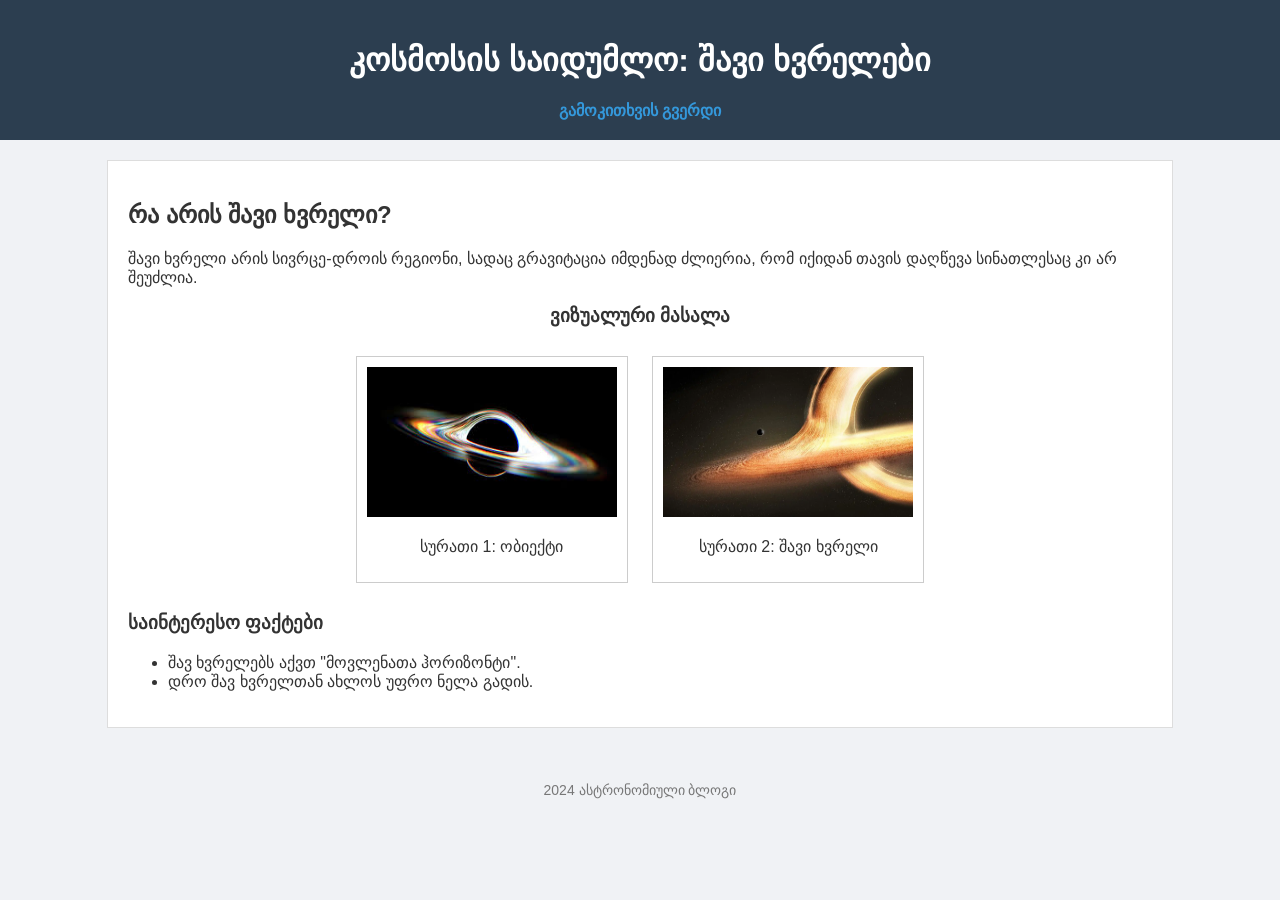
<file: Chapter02_HTML_CSS/Projects/Luka Khurtsidze/index.html>
<!DOCTYPE html>
<html lang="ka">
<head>
    <meta charset="UTF-8">
    <meta name="viewport" content="width=device-width, initial-scale=1.0">
    <title>შავი ხვრელები</title>
    <link rel="stylesheet" href="style.css">
</head>
<body>

    <header>
        <h1>კოსმოსის საიდუმლო: შავი ხვრელები</h1>
        <nav>
            <a href="form.html">გამოკითხვის გვერდი</a>
        </nav>
    </header>

    <main>
        <section>
            <h2>რა არის შავი ხვრელი?</h2>
            <p>შავი ხვრელი არის სივრცე-დროის რეგიონი, სადაც გრავიტაცია იმდენად ძლიერია,
                რომ იქიდან თავის დაღწევა სინათლესაც კი არ შეუძლია.</p>
        </section>

        <section class="gallery">
            <h3>ვიზუალური მასალა</h3>
            <div class="image-container">
                <a href="" target="_blank">
                    <img src="images.jpg" alt="[კოსმოსური ობიექტი 1]" >
                </a>
                <p>სურათი 1: ობიექტი</p>
            </div>

            <div class="image-container">
                <a href="blackhole.jpg" target="_blank">
                    <img src="blackhole.jpg" alt="[შავი ხვრელის ვიზუალიზაცია]" onerror="this.src='https://via.placeholder.com/300x200?text=Black+Hole+2'">
                </a>
                <p>სურათი 2: შავი ხვრელი</p>
            </div>


        </section>

        <article>
            <h3>საინტერესო ფაქტები</h3>
            <ul>
                <li>შავ ხვრელებს აქვთ "მოვლენათა ჰორიზონტი".</li>
                <li>დრო შავ ხვრელთან ახლოს უფრო ნელა გადის.</li>
            </ul>
        </article>
    </main>

    <footer>
        <p> 2024 ასტრონომიული ბლოგი</p>
    </footer>

</body>
</html>
</file>
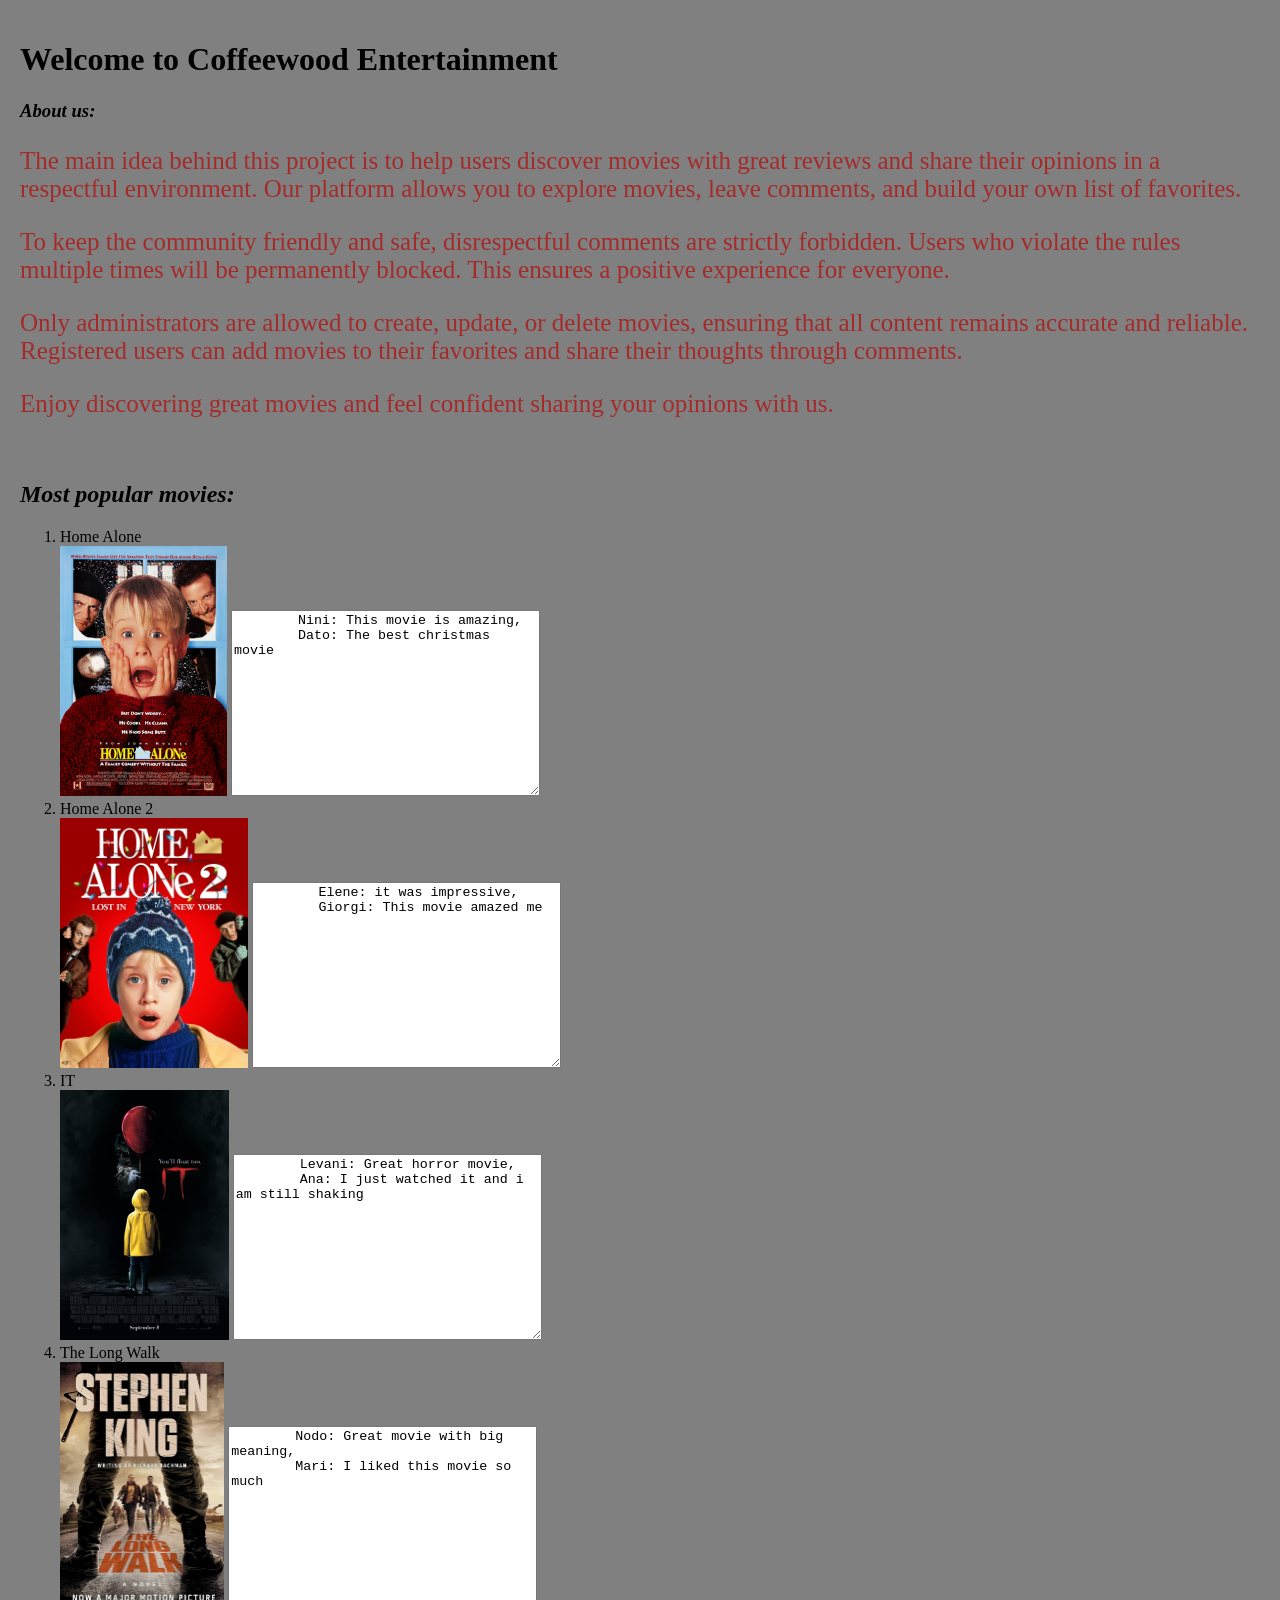
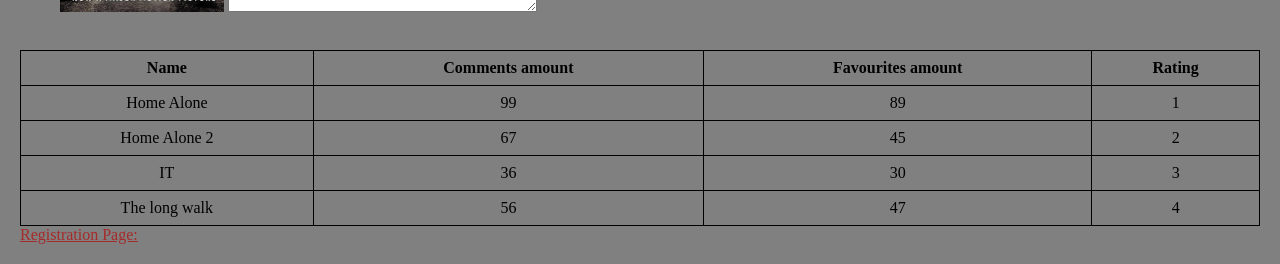
<file: Chapter02_HTML_CSS/Projects/Luka Natsvlishvili/index.html>
<!DOCTYPE html>
<html lang="en">
<head>
    <meta charset="UTF-8">
    <title>Coffeewood Entertainment</title>
    <link rel="stylesheet" href="style.css">
</head>
<body>
<h1>Welcome to Coffeewood Entertainment</h1>
<h3><b><i>About us: </i></b></h3>
<p>
The main idea behind this project is to help users discover movies with great reviews and share their opinions in a respectful environment.
Our platform allows you to explore movies, leave comments, and build your own list of favorites.
</p>

<p>
To keep the community friendly and safe, disrespectful comments are strictly forbidden.
Users who violate the rules multiple times will be permanently blocked.
This ensures a positive experience for everyone.
</p>

<p>
Only administrators are allowed to create, update, or delete movies, ensuring that all content remains accurate and reliable.
Registered users can add movies to their favorites and share their thoughts through comments.
</p>

<p>
Enjoy discovering great movies and feel confident sharing your opinions with us.
</p><br>

<h2><b><i>Most popular movies: </i></b></h2>
<ol>
    <li>Home Alone</li>
    <img src="img/Home_alone_poster.jpg" height="250px">
    <textarea cols="36" rows="12">
        Nini: This movie is amazing,
        Dato: The best christmas movie
    </textarea><br/>
    <li>Home Alone 2</li>
    <img src="img/6992b8cdd8f308c08d1661496bd796101bd2306dd6f5751118505576a6effb63.jpg" height="250px">
    <textarea cols="36" rows="12">
        Elene: it was impressive,
        Giorgi: This movie amazed me
    </textarea><br/>
    <li>IT</li>
    <img src="img/It_(2017)_poster.jpg" height="250px">
    <textarea cols="36" rows="12">
        Levani: Great horror movie,
        Ana: I just watched it and i am still shaking
    </textarea><br/>
    <li>The Long Walk</li>
    <img src="img/81-Rvc0d0RL._UF1000,1000_QL80_.jpg" height="250px">
    <textarea cols="36" rows="12">
        Nodo: Great movie with big meaning,
        Mari: I liked this movie so much
    </textarea><br/>
</ol><br/>


<table>
    <tr>
        <th>Name</th>
        <th>Comments amount</th>
        <th>Favourites amount</th>
        <th>Rating</th>
    </tr>
    <tr>
        <td>Home Alone</td>
        <td>99</td>
        <td>89</td>
        <td>1</td>
    </tr>
    <tr>
        <td>Home Alone 2</td>
        <td>67</td>
        <td>45</td>
        <td>2</td>
    </tr>
    <tr>
        <td>IT</td>
        <td>36</td>
        <td>30</td>
        <td>3</td>
    </tr>
    <tr>
        <td>The long walk</td>
        <td>56</td>
        <td>47</td>
        <td>4</td>
    </tr>
</table>

<a class="redirect" href="register.html" target="_blank">Registration Page: </a><br/>

</body>
</html>
</file>
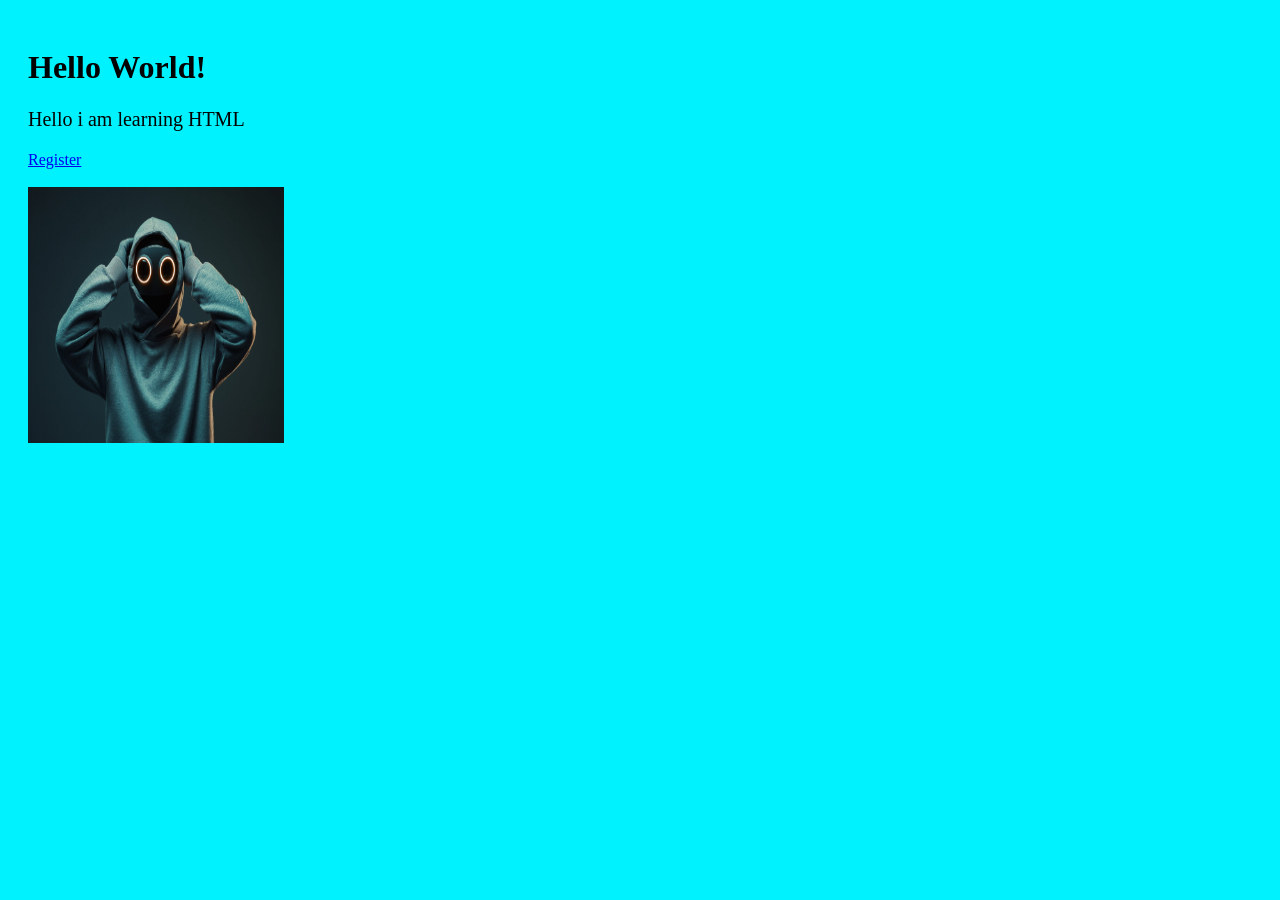
<file: Chapter02_HTML_CSS/Projects/Vasif_Mamedov/index.html>
<!DOCTYPE html>
<html lang="en">
<head>
    <meta charset="UTF-8">
    <title>
        My Project
    </title>
    <link rel="stylesheet" href="styles.css"/>
</head>
<body>
    <h1>
        Hello World!

    </h1>
    <p>
        Hello i am learning HTML
    </p>
    <a href="register.html"
       title="gadadi registraciaze"
    >Register</a>
    <br>
    <br>
    <img
            src="img/photo.jpg" width="256" height="256"
        >

</body>
</html>
</file>
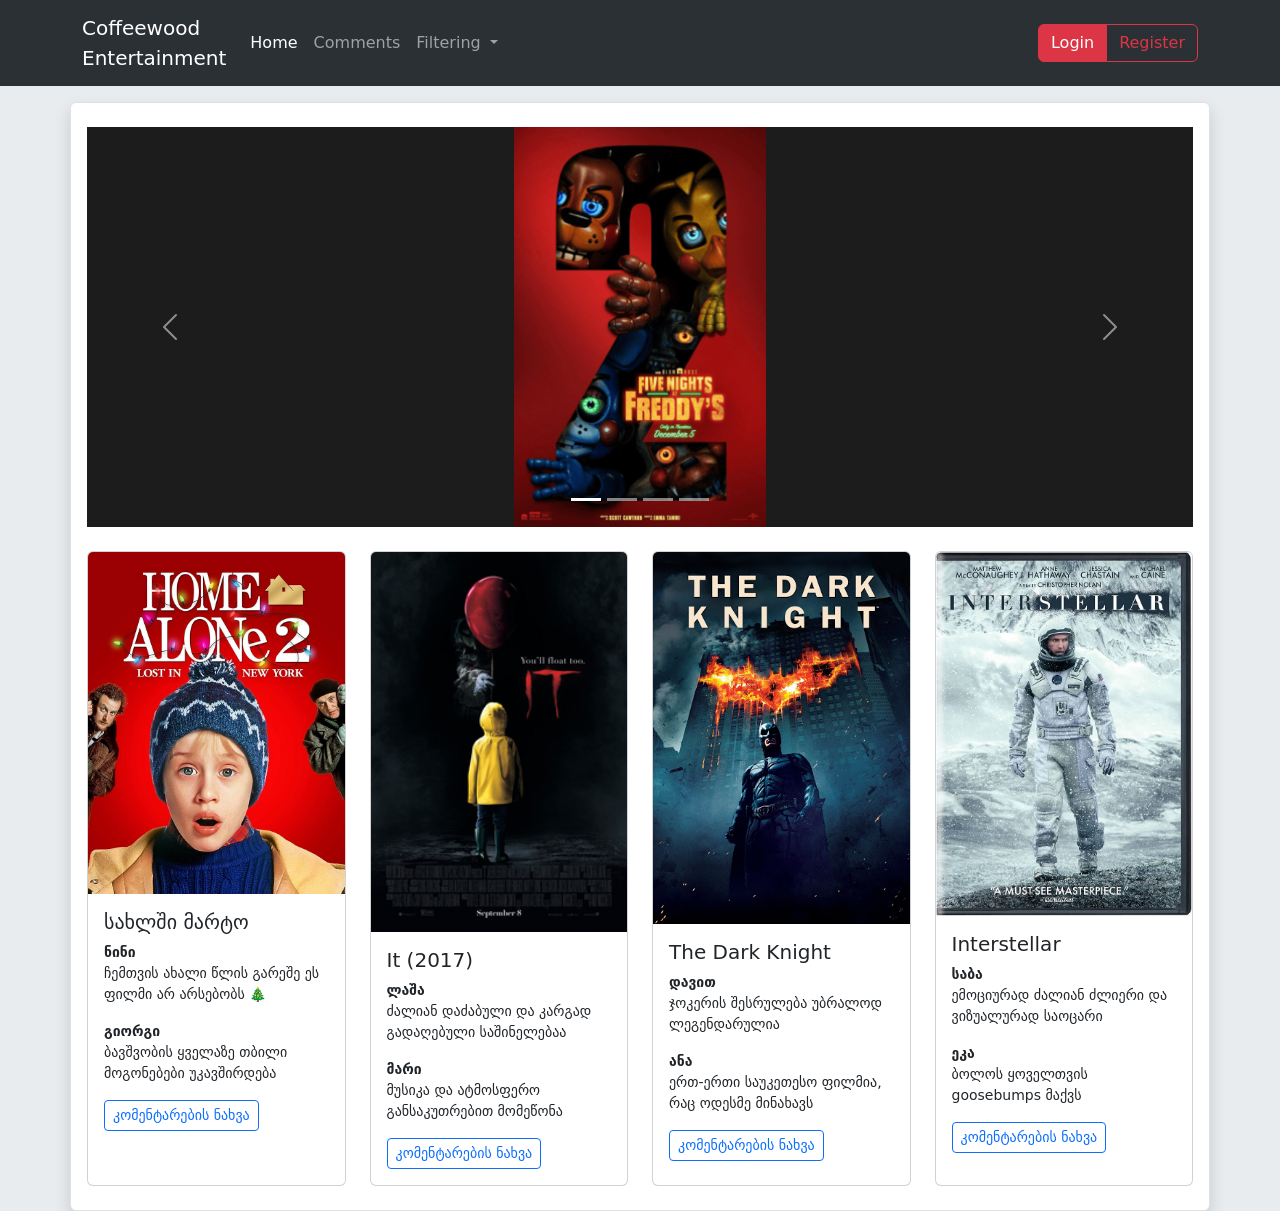
<file: Chapter03_Bootstrap/Projects/Luka Natsvlishvili/index.html>
<!DOCTYPE html>
<html lang="en">
<head>
    <meta charset="UTF-8">
    <title>Coffeewood Entertainment</title>

    <link href="https://cdn.jsdelivr.net/npm/bootstrap@5.3.8/dist/css/bootstrap.min.css" rel="stylesheet"
          integrity="sha384-sRIl4kxILFvY47J16cr9ZwB07vP4J8+LH7qKQnuqkuIAvNWLzeN8tE5YBujZqJLB"
          crossorigin="anonymous">

    <style>
        html, body {
            height: 100%;
        }
       .carousel-item {
         height: 400px;
         background-color: #1c1c1c;
        }

      .carousel-item img {
        height: 100%;
        width: 100%;
        object-fit: contain;
      }

    </style>
</head>

<body class="bg-body-secondary">

<nav class="navbar navbar-expand-lg bg-body-tertiary mb-3" data-bs-theme="dark">
    <div class="container-md">
        <a class="navbar-brand" href="#">Coffeewood<br>Entertainment</a>

        <button class="navbar-toggler" type="button" data-bs-toggle="collapse"
                data-bs-target="#navbarSupportedContent">
            <span class="navbar-toggler-icon"></span>
        </button>

        <div class="collapse navbar-collapse" id="navbarSupportedContent">
            <ul class="navbar-nav me-auto">
                <li class="nav-item">
                    <a class="nav-link active" href="index.html">Home</a>
                </li>
                <li class="nav-item">
                    <a class="nav-link" href="#">Comments</a>
                </li>
                <li class="nav-item dropdown">
                    <a class="nav-link dropdown-toggle" href="#" role="button" data-bs-toggle="dropdown">
                        Filtering
                    </a>
                    <ul class="dropdown-menu">
                        <li><a class="dropdown-item" href="#">Most Popular</a></li>
                        <li><a class="dropdown-item" href="#">Most Discussed</a></li>
                    </ul>
                </li>
            </ul>

            <div class="btn-group">
                <a class="btn btn-danger" href="login.html">Login</a>
                <a class="btn btn-outline-danger" href="register.html">Register</a>
            </div>
        </div>
    </div>
</nav>

<div class="container-md bg-white px-3 py-4 shadow border rounded">

    <div id="carouselExampleIndicators" class="carousel slide mb-4" data-bs-ride="carousel">
        <div class="carousel-indicators">
            <button type="button" data-bs-target="#carouselExampleIndicators" data-bs-slide-to="0" class="active"></button>
            <button type="button" data-bs-target="#carouselExampleIndicators" data-bs-slide-to="1"></button>
            <button type="button" data-bs-target="#carouselExampleIndicators" data-bs-slide-to="2"></button>
            <button type="button" data-bs-target="#carouselExampleIndicators" data-bs-slide-to="3"></button>
        </div>

        <div class="carousel-inner">
            <div class="carousel-item active">
                <img src="img/Five_Nights_At_Freddy's_2_Movie_Poster.png" class="d-block w-100" alt="">
            </div>
            <div class="carousel-item">
                <img src="img/Dreamgirls.jpg" class="d-block w-100" alt="">
            </div>
            <div class="carousel-item">
                <img src="img/Avatar_Fire_and_Ash_poster.jpeg" class="d-block w-100" alt="">
            </div>
            <div class="carousel-item">
                <img src="img/onesheet.jpg" class="d-block w-100" alt="">
            </div>
        </div>

        <button class="carousel-control-prev" type="button" data-bs-target="#carouselExampleIndicators" data-bs-slide="prev">
            <span class="carousel-control-prev-icon"></span>
        </button>
        <button class="carousel-control-next" type="button" data-bs-target="#carouselExampleIndicators" data-bs-slide="next">
            <span class="carousel-control-next-icon"></span>
        </button>
    </div>

    <div class="row row-cols-1 row-cols-sm-2 row-cols-md-4 g-4">

        <div class="col">
            <div class="card h-100">
                <img src="img/91tXzecvy-L._AC_UF1000,1000_QL80_.jpg" class="card-img-top" alt="">
                <div class="card-body">
                    <h5 class="card-title">სახლში მარტო</h5>

                    <p class="card-text small">
                        <strong>ნინი</strong><br>
                        ჩემთვის ახალი წლის გარეშე ეს ფილმი არ არსებობს 🎄
                    </p>

                    <p class="card-text small">
                        <strong>გიორგი</strong><br>
                        ბავშვობის ყველაზე თბილი მოგონებები უკავშირდება
                    </p>

                    <a href="#" class="btn btn-outline-primary btn-sm">
                        კომენტარების ნახვა
                    </a>
                </div>
            </div>
        </div>

        <div class="col">
            <div class="card h-100">
                <img src="img/It_(2017)_poster.jpg" class="card-img-top" alt="">
                <div class="card-body">
                    <h5 class="card-title">It (2017)</h5>

                    <p class="card-text small">
                        <strong>ლაშა</strong><br>
                        ძალიან დაძაბული და კარგად გადაღებული საშინელებაა
                    </p>

                    <p class="card-text small">
                        <strong>მარი</strong><br>
                        მუსიკა და ატმოსფერო განსაკუთრებით მომეწონა
                    </p>

                    <a href="#" class="btn btn-outline-primary btn-sm">
                        კომენტარების ნახვა
                    </a>
                </div>
            </div>
        </div>

        <div class="col">
            <div class="card h-100">
                <img src="img/unnamed.jpg" class="card-img-top" alt="">
                <div class="card-body">
                    <h5 class="card-title">The Dark Knight</h5>

                    <p class="card-text small">
                        <strong>დავით</strong><br>
                        ჯოკერის შესრულება უბრალოდ ლეგენდარულია
                    </p>

                    <p class="card-text small">
                        <strong>ანა</strong><br>
                        ერთ-ერთი საუკეთესო ფილმია, რაც ოდესმე მინახავს
                    </p>

                    <a href="#" class="btn btn-outline-primary btn-sm">
                        კომენტარების ნახვა
                    </a>
                </div>
            </div>
        </div>

        <div class="col">
            <div class="card h-100">
                <img src="img/91JnoM0khKL._AC_UF1000,1000_QL80_.jpg" class="card-img-top" alt="">
                <div class="card-body">
                    <h5 class="card-title">Interstellar</h5>

                    <p class="card-text small">
                        <strong>საბა</strong><br>
                        ემოციურად ძალიან ძლიერი და ვიზუალურად საოცარი
                    </p>

                    <p class="card-text small">
                        <strong>ეკა</strong><br>
                        ბოლოს ყოველთვის goosebumps მაქვს
                    </p>

                    <a href="#" class="btn btn-outline-primary btn-sm">
                        კომენტარების ნახვა
                    </a>
                </div>
            </div>
        </div>

    </div>
</div>

<script src="https://cdn.jsdelivr.net/npm/bootstrap@5.3.8/dist/js/bootstrap.bundle.min.js"
        integrity="sha384-FKyoEForCGlyvwx9Hj09JcYn3nv7wiPVlz7YYwJrWVcXK/BmnVDxM+D2scQbITxI"
        crossorigin="anonymous"></script>

</body>
</html>
</file>
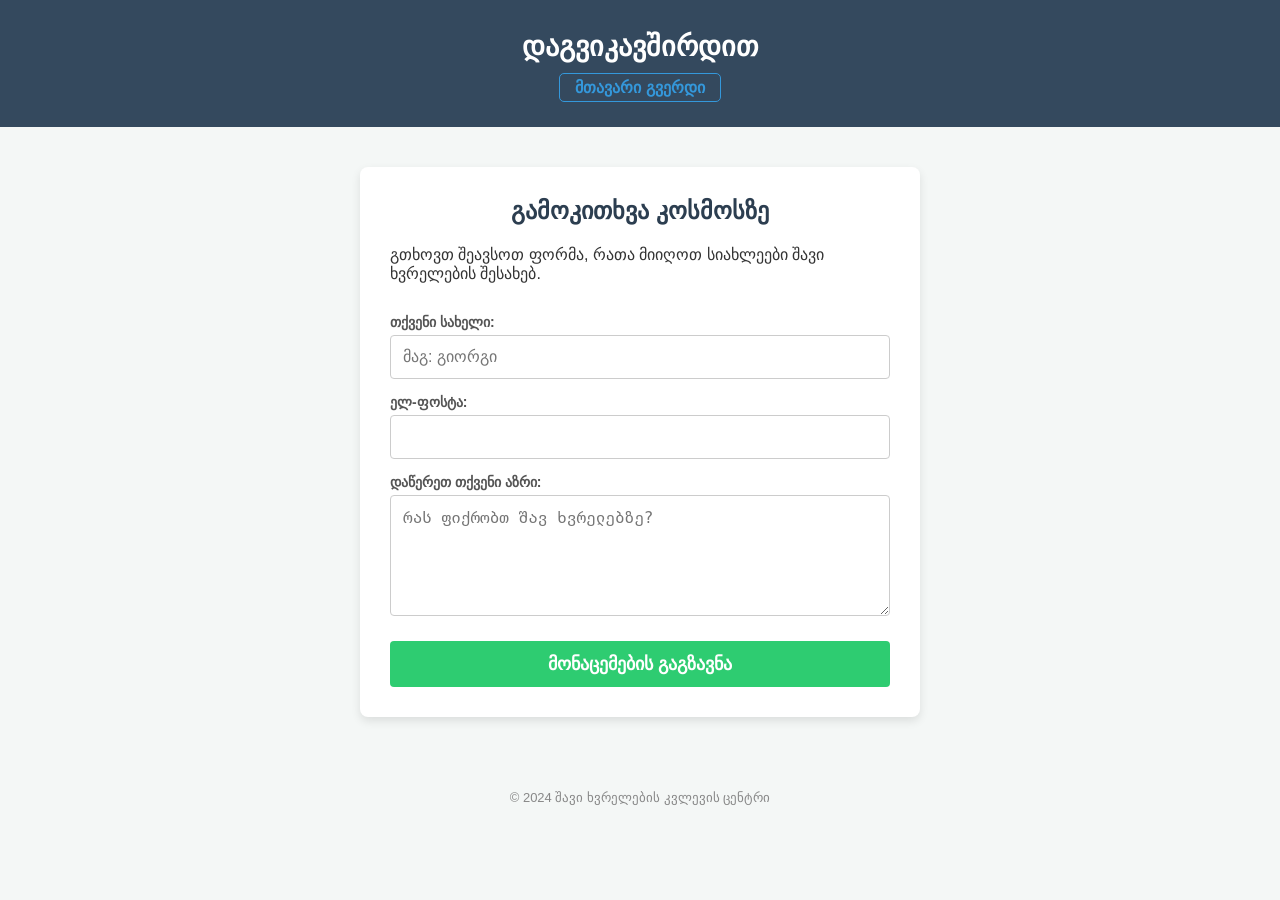
<file: Chapter02_HTML_CSS/Projects/Luka Khurtsidze/form.html>
<!DOCTYPE html>
<html lang="ka">
<head>
    <meta charset="UTF-8">
    <meta name="viewport" content="width=device-width, initial-scale=1.0">
    <title>კონტაქტი - შავი ხვრელები</title>
    <link rel="stylesheet" href="forms.css">
</head>
<body>

    <header>
        <h1>დაგვიკავშირდით</h1>
        <nav>
            <a href="index.html">მთავარი გვერდი</a>
        </nav>
    </header>

    <main>
        <h2>გამოკითხვა კოსმოსზე</h2>
        <p>გთხოვთ შეავსოთ ფორმა, რათა მიიღოთ სიახლეები შავი ხვრელების შესახებ.</p>

        <form action="#">
            <label for="username">თქვენი სახელი:</label>
            <input type="text" id="username" name="username" placeholder="მაგ: გიორგი">

            <label for="useremail">ელ-ფოსტა:</label>
            <input type="email" id="useremail" name="useremail" required>

            <label for="msg">დაწერეთ თქვენი აზრი:</label>
            <textarea id="msg" name="msg" rows="5" placeholder="რას ფიქრობთ შავ ხვრელებზე?"></textarea>

            <button type="submit">მონაცემების გაგზავნა</button>
        </form>
    </main>

    <footer>
        <p>&copy; 2024 შავი ხვრელების კვლევის ცენტრი</p>
    </footer>

</body>
</html>
</file>
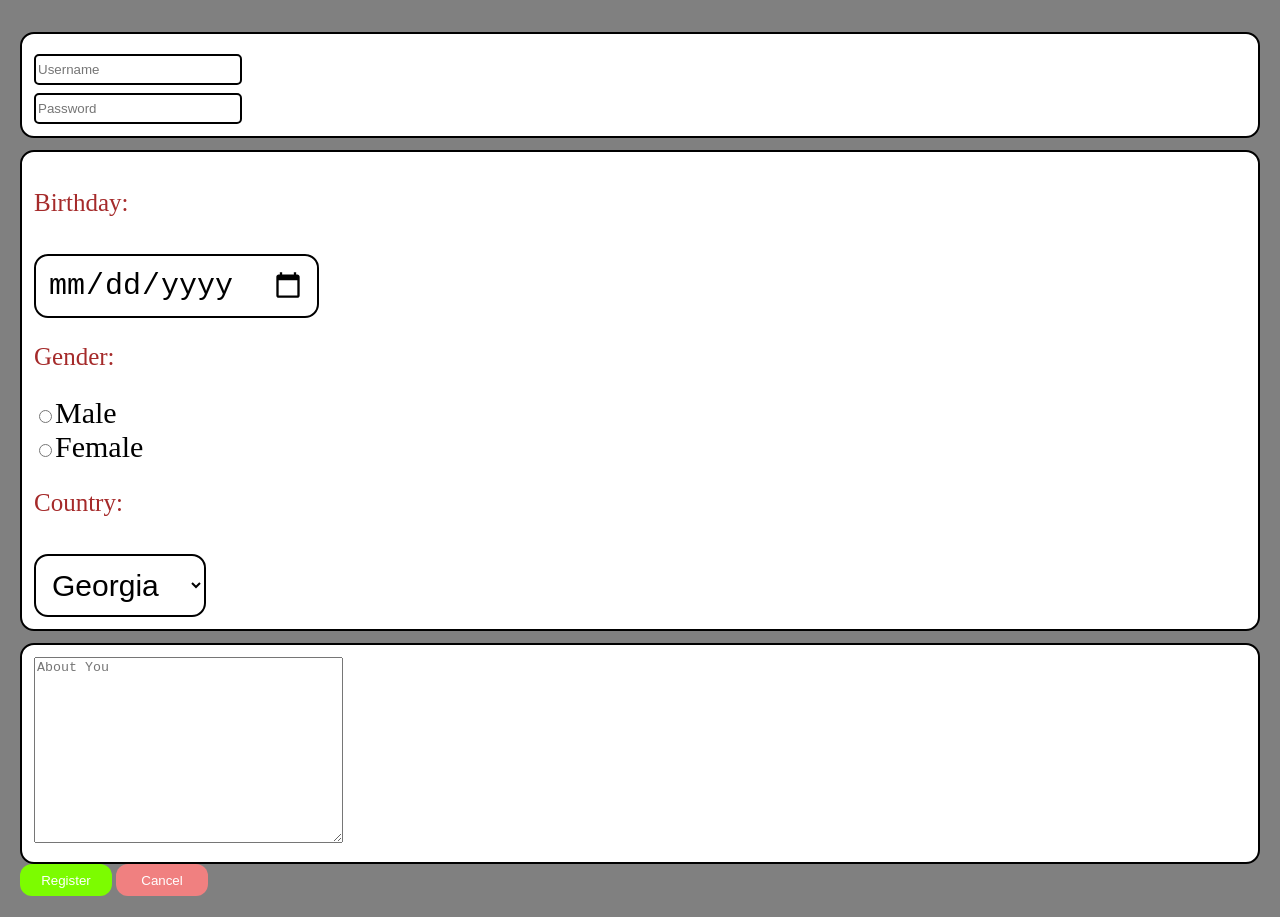
<file: Chapter02_HTML_CSS/Projects/Luka Natsvlishvili/register.html>
<!DOCTYPE html>
<html lang="en">
<head>
    <meta charset="UTF-8">
    <title>Registration Form</title>
    <link rel="stylesheet" href="style.css">
</head>
<body>

<form>
    <div class="form-group">
        <input class="form-input" type="text" placeholder="Username"/><br/>
        <input class="form-input" type="password" placeholder="Password"/>
    </div>

    <div class="form-group">
        <p>Birthday: </p>
        <input class="form-group" type="date"/>

        <p>Gender: </p>
        <input type="radio" name="gender"/>Male<br/>
        <input type="radio" name="gender"/>Female<br/>

        <p>Country: </p>
        <select class="form-group">
            <option>Georgia</option>
            <option>US</option>
            <option>Germany</option>
        </select><br/>
    </div>

    <div class="form-group">
        <textarea placeholder="About You" cols="36" rows="12"></textarea><br/>
    </div>
    <button class="button-success button">Register</button>
    <button class="button-danger button">Cancel</button>
</form>

</body>
</html>
</file>
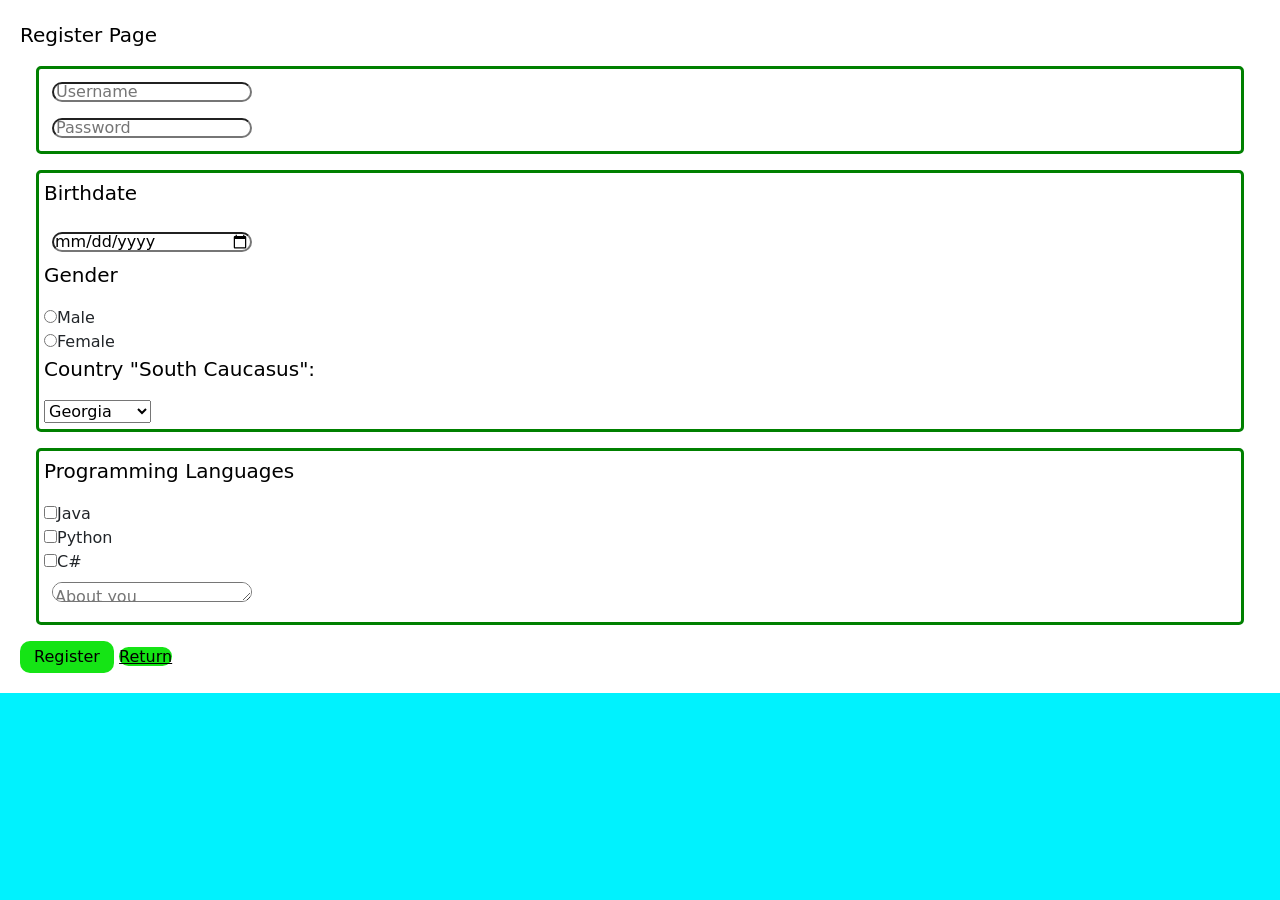
<file: Chapter02_HTML_CSS/Projects/Vasif_Mamedov/register.html>
<!DOCTYPE html>
<html lang="en">
<head>
    <meta charset="UTF-8">
    <title>Register</title>
    <link rel="stylesheet" href="styles.css"/>
    <link href="https://cdn.jsdelivr.net/npm/bootstrap@5.3.8/dist/css/bootstrap.min.css" rel="stylesheet" integrity="sha384-sRIl4kxILFvY47J16cr9ZwB07vP4J8+LH7qKQnuqkuIAvNWLzeN8tE5YBujZqJLB" crossorigin="anonymous">
</head>
<body>

<form>

    <p>Register Page</p>
    <div class="form-group">
    <input class="form-input" type="text" placeholder="Username"/><br>
    <input class="form-input" type="password" placeholder="Password"/><br>
    </div>
    <div class="form-group">
    <p>Birthdate</p>
    <input class="form-input" type="date"/>

    <p>Gender</p>
    <input type="radio" name="gender"/>Male<br>
    <input type="radio" name="gender"/>Female<br>
    <p>Country "South Caucasus":</p>
    <select>
        <option>Georgia</option>
        <option>Azerbaijan</option>
        <option>Armenia</option>
    </select><br>
    </div>
    <div class="form-group">
    <p> Programming Languages</p>
    <input type="checkbox" name="programming"/>Java<br>
    <input type="checkbox" name="programming"/>Python<br>
    <input type="checkbox" name="programming"/>C#<br>



    <textarea class="form-input" placeholder="About you" cols="36" rows="12"></textarea>
    <br>

    </div>
    <button class="button-success button">Register</button>
    <a class="button-success button" href="index.html">Return</a>
</form>

</body>
</html>
</file>
<file: Chapter02_HTML_CSS/Projects/Luka Khurtsidze/style.css>
body {
    background-color: #f0f2f5;
    color: #333;
    font-family: Arial, sans-serif;
    margin: 0;
    padding: 0;
}


header {
    background-color: #2c3e50;
    color: white;
    text-align: center;
    padding: 20px;
}


nav {
    margin-top: 10px;
}

nav a {
    color: #3498db;
    text-decoration: none;
    margin: 0 15px;
    font-weight: bold;
}

nav a:hover {
    color: #2980b9;
    text-decoration: underline;
}

main {
    width: 80%;           /* გვერდის სიგანის 80% */
    margin: 20px auto;    /* ცენტრში გასასწორებლად */
    background-color: white;
    padding: 20px;
    border: 1px solid #ddd;
}


.gallery {
    text-align: center;
}

.image-container {
    display: inline-block;
    margin: 10px;
    border: 1px solid #ccc;
    padding: 10px;
}

.image-container img {
    width: 250px;
    height: 150px;
}


form {
    width: 300px;
    margin: 0 auto;
}

label {
    display: block;
    margin-top: 10px;
}

input, textarea {
    width: 100%;
    padding: 8px;
    margin-top: 5px;
    border: 1px solid #ccc;
}

button {
    background-color: #27ae60; /* მწვანე ღილაკი */
    color: white;
    border: none;
    padding: 10px;
    width: 100%;
    margin-top: 15px;
    cursor: pointer;
}

button:hover {
    background-color: #219150;
}


footer {
    text-align: center;
    padding: 20px;
    font-size: 14px;
    color: #777;
}
</file>
<file: Chapter02_HTML_CSS/Projects/Luka Natsvlishvili/style.css>
html {
    background-color: gray;
}

.form-group {
    border: 2px black solid;
    padding: 12px;
    border-radius: 14px;
    background-color: white;
    font-size: 30px;
    margin-top: 12px;
}

.form-input {
    width: 200px;
    height: 25px;
    margin-top: 8px;
    border-radius: 5px;
    border: 2px solid black;
    transition: all 250ms;
}

.form-input:focus {
    border: 3px solid blue;
}

body {
    padding: 12px;
}

p {
    color: brown;
    font-size: 25px;
}

.button {
    color: white;
    border-radius: 12px;
    border: none;
    width: 92px;
    height: 32px;
    cursor: pointer;
    transition: all 250ms;
}

.button-success {
    background-color: #7CFC00;
}

.button-success:hover {
    background-color: #3CB371;
    width: 100px;
    height: 36px;
}

.button-danger {
    background-color: #F08080;
}

.button-danger:hover {
    background-color: #FF0000;
    width: 100px;
    height: 36px;
}

table {
    border-collapse: collapse;
    width: 100%;
}

table, th, td {
    border: 1px solid black;
}

th, td {
    padding: 8px;
    text-align: center;
}

.redirect {
    color: brown;
}
</file>
<file: Chapter02_HTML_CSS/Projects/Vasif_Mamedov/styles.css>
html{
    background-color: #00f2fe;
}
body{
    padding: 20px;
}
p {
    color: #000000;
    font-size: 20px;
}
.button-success {
    background-color: #15e415;
}
.button-danger{
    background-color: red;
}
.form-group{
    border: 3px green solid;
    padding: 5px;
    border-radius: 5px;
    background-color: white;
    margin: 16px;
}
.form-input{
    border-radius: 10px;
    height: 20px;
    width: 200px;
    margin: 8px;
}
.form-input:focus{
    border-color: greenyellow;
    transition: all 120ms;
}
.button{
    color: black;
    border: none;
    border-radius: 10px;
    width: 94px;
    height: 32px;
    cursor: pointer;
    transition: all 0.2s;
}
.button-success:hover{
    background: #007a00;
    padding: 10px;
    width: 100px;
}
</file>
<file: Chapter02_HTML_CSS/Projects/Luka Khurtsidze/forms.css>
/* ფორმის გვერდის ძირითადი ფონი */
body {
    background-color: #f4f7f6;
    color: #333;
    font-family: 'Segoe UI', Tahoma, Geneva, Verdana, sans-serif;
    margin: 0;
    padding: 0;
}

/* სათაურის ბლოკი */
header {
    background-color: #34495e;
    color: white;
    text-align: center;
    padding: 30px 20px;
}

header h1 {
    margin: 0;
    font-size: 28px;
}

/* ნავიგაცია */
nav {
    margin-top: 15px;
}

nav a {
    color: #3498db;
    text-decoration: none;
    font-weight: bold;
    border: 1px solid #3498db;
    padding: 5px 15px;
    border-radius: 5px;
    transition: 0.3s;
}

nav a:hover {
    background-color: #3498db;
    color: white;
}

/* ფორმის კონტეინერი */
main {
    max-width: 500px;
    margin: 40px auto;
    background: white;
    padding: 30px;
    border-radius: 8px;
    box-shadow: 0 4px 10px rgba(0,0,0,0.1);
}

main h2 {
    text-align: center;
    color: #2c3e50;
    margin-top: 0;
}

form {
    display: flex;
    flex-direction: column;
}

label {
    margin-top: 15px;
    font-weight: bold;
    color: #555;
    font-size: 14px;
}

/* ინპუტების და ტექსტარეას სტილი */
input, textarea {
    padding: 12px;
    margin-top: 5px;
    border: 1px solid #ccc;
    border-radius: 4px;
    font-size: 16px;
    width: 100%;
    box-sizing: border-box; /* padding-მა რომ არ გაზარდოს სიგანე */
}

input:focus, textarea:focus {
    border-color: #3498db;
    outline: none;
    box-shadow: 0 0 5px rgba(52, 152, 219, 0.3);
}

/* გაგზავნის ღილაკი */
button {
    background-color: #2ecc71;
    color: white;
    padding: 12px;
    border: none;
    border-radius: 4px;
    margin-top: 25px;
    cursor: pointer;
    font-size: 18px;
    font-weight: bold;
    transition: background 0.3s;
}

button:hover {
    background-color: #27ae60;
}

/* ქვედა ნაწილი */
footer {
    text-align: center;
    margin-top: 40px;
    padding: 20px;
    color: #888;
    font-size: 13px;
}
</file>
